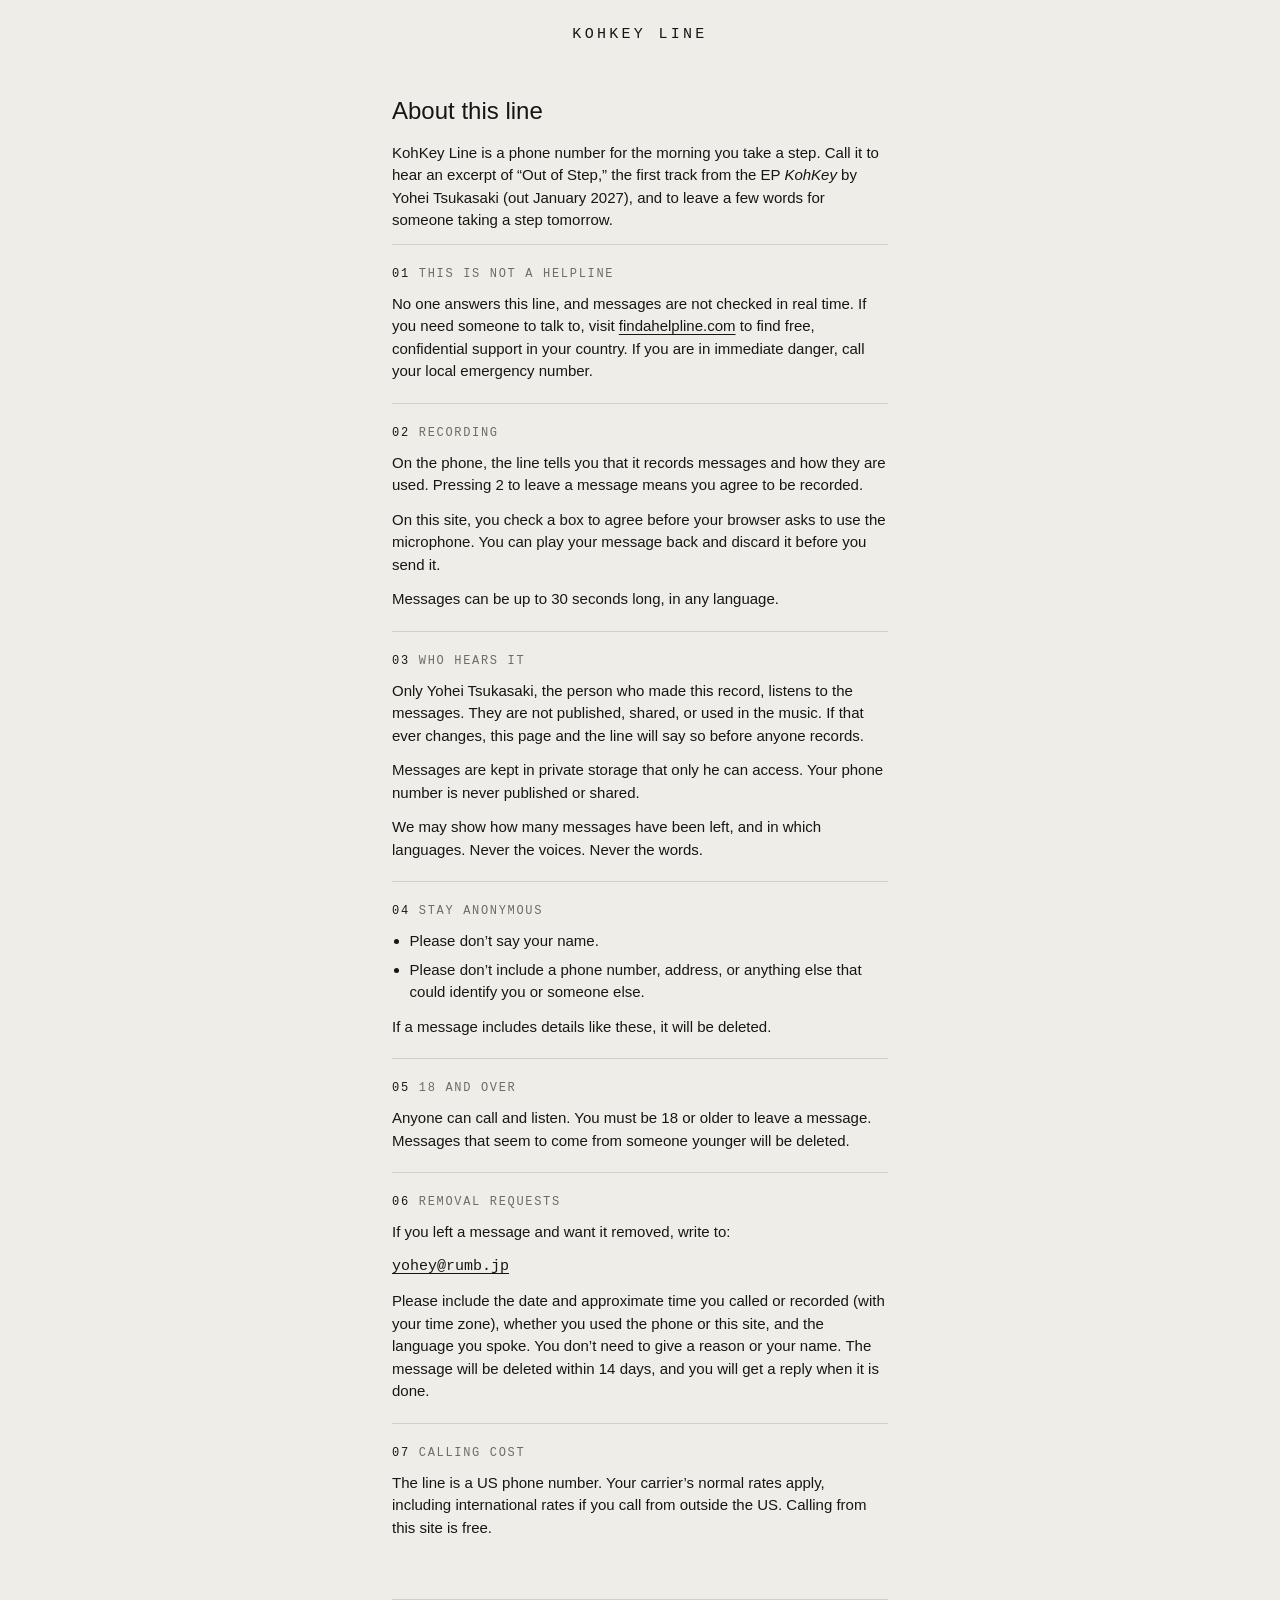
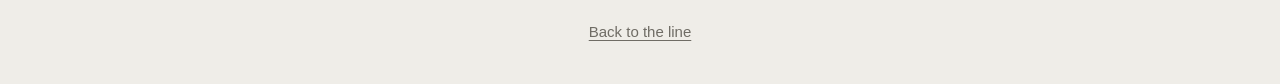
<file: line/about.html>
<!doctype html>
<html lang="en">
<head>
  <meta charset="utf-8">
  <meta name="viewport" content="width=device-width, initial-scale=1, viewport-fit=cover">
  <title>About KohKey Line</title>
  <meta name="description" content="How KohKey Line works, what happens to your message, and how to ask for it to be removed.">
  <meta name="theme-color" content="#efede8" media="(prefers-color-scheme: light)">
  <meta name="theme-color" content="#111110" media="(prefers-color-scheme: dark)">
  <link rel="stylesheet" href="style.css">
  <style>
    /* このページだけの形。色と書体は style.css の :root を使う */
    .about { max-width: 34rem; margin: 0 auto; padding: max(1.5rem, env(safe-area-inset-top)) 1.5rem max(2.5rem, env(safe-area-inset-bottom)); }
    .about .head { margin-bottom: 3rem; }
    .about h1 { margin: 0 0 1rem; font-size: 1.5rem; font-weight: 400; line-height: 1.3; }
    .lede { margin: 0 0 2.5rem; font-size: 1.0625rem; }
    .about section { padding: 1.25rem 0; border-top: 1px solid var(--rule); }
    .about h2 { margin: 0 0 0.625rem; font-family: var(--font-mono); font-size: 0.75rem; font-weight: 400; letter-spacing: 0.14em; text-transform: uppercase; color: var(--muted); font-variant-numeric: tabular-nums; }
    .about h2 span { color: var(--ink); margin-right: 0.75em; }
    .about p, .about ul { margin: 0 0 0.75rem; font-size: 0.9375rem; }
    .about ul { padding-left: 1.1rem; }
    .about li { margin-bottom: 0.375rem; }
    .about p:last-child, .about ul:last-child { margin-bottom: 0; }
    .contact { font-family: var(--font-mono); font-size: 0.875rem; }
    .about .foot { margin-top: 2.5rem; padding-top: 1.25rem; border-top: 1px solid var(--rule); }
  </style>
</head>
<body>
  <div class="about">

    <header class="head">
      <p class="brand"><a href="index.html" style="text-decoration:none">KohKey Line</a></p>
    </header>

    <main>
      <h1>About this line</h1>
      <p class="lede">KohKey Line is a phone number for the morning you take a step. Call it to hear an excerpt of &ldquo;Out of Step,&rdquo; the first track from the EP <i>KohKey</i> by Yohei Tsukasaki (out January 2027), and to leave a few words for someone taking a step tomorrow.</p>

      <section>
        <h2><span>01</span>This is not a helpline</h2>
        <p>No one answers this line, and messages are not checked in real time. If you need someone to talk to, visit <a href="https://findahelpline.com" target="_blank" rel="noopener">findahelpline.com</a> to find free, confidential support in your country. If you are in immediate danger, call your local emergency number.</p>
      </section>

      <section>
        <h2><span>02</span>Recording</h2>
        <p>On the phone, the line tells you that it records messages and how they are used. Pressing 2 to leave a message means you agree to be recorded.</p>
        <p>On this site, you check a box to agree before your browser asks to use the microphone. You can play your message back and discard it before you send it.</p>
        <p>Messages can be up to 30 seconds long, in any language.</p>
      </section>

      <section>
        <h2><span>03</span>Who hears it</h2>
        <p>Only Yohei Tsukasaki, the person who made this record, listens to the messages. They are not published, shared, or used in the music. If that ever changes, this page and the line will say so before anyone records.</p>
        <p>Messages are kept in private storage that only he can access. Your phone number is never published or shared.</p>
        <p>We may show how many messages have been left, and in which languages. Never the voices. Never the words.</p>
      </section>

      <section>
        <h2><span>04</span>Stay anonymous</h2>
        <ul>
          <li>Please don&rsquo;t say your name.</li>
          <li>Please don&rsquo;t include a phone number, address, or anything else that could identify you or someone else.</li>
        </ul>
        <p>If a message includes details like these, it will be deleted.</p>
      </section>

      <section>
        <h2><span>05</span>18 and over</h2>
        <p>Anyone can call and listen. You must be 18 or older to leave a message. Messages that seem to come from someone younger will be deleted.</p>
      </section>

      <section>
        <h2><span>06</span>Removal requests</h2>
        <p>If you left a message and want it removed, write to:</p>
        <p class="contact"><a href="mailto:yohey@rumb.jp">yohey@rumb.jp</a></p>
        <p>Please include the date and approximate time you called or recorded (with your time zone), whether you used the phone or this site, and the language you spoke. You don&rsquo;t need to give a reason or your name. The message will be deleted within 14 days, and you will get a reply when it is done.</p>
      </section>

      <section>
        <h2><span>07</span>Calling cost</h2>
        <p>The line is a US phone number. Your carrier&rsquo;s normal rates apply, including international rates if you call from outside the US. Calling from this site is free.</p>
      </section>
    </main>

    <footer class="foot">
      <p><a href="index.html">Back to the line</a></p>
    </footer>

  </div>
</body>
</html>
</file>
<file: line/style.css>
/* KohKey Line
   色と書体は、下の :root だけを書き換えれば全体が変わる。 */
:root {
  --paper: #efede8;   /* 地の色 */
  --ink: #161615;     /* 文字と線 */
  --muted: #6f6c65;   /* 小さな文字 */
  --rule: #d3d0c8;    /* 細い罫線 */
  --live: #c4432b;    /* 録音中の印 */

  --font-text: "Helvetica Neue", Helvetica, Arial, system-ui, sans-serif;
  --font-mono: ui-monospace, "SF Mono", SFMono-Regular, Menlo, Consolas, monospace;
}

@media (prefers-color-scheme: dark) {
  :root {
    --paper: #111110;
    --ink: #e9e6df;
    --muted: #8f8b83;
    --rule: #2f2e2b;
    --live: #e0604a;
  }
}

* { box-sizing: border-box; }

html { -webkit-text-size-adjust: 100%; }

body {
  margin: 0;
  background: var(--paper);
  color: var(--ink);
  font-family: var(--font-text);
  font-size: 16px;
  line-height: 1.5;
  -webkit-font-smoothing: antialiased;
}

a { color: inherit; text-underline-offset: 0.2em; text-decoration-thickness: 1px; }

button { font: inherit; color: inherit; -webkit-tap-highlight-color: transparent; }

[hidden] { display: none !important; }

:focus-visible { outline: 1px solid var(--ink); outline-offset: 4px; }

/* ---------- 全体の枠 ---------- */

.line {
  min-height: 100vh;
  min-height: 100dvh;
  max-width: 24rem;
  margin: 0 auto;
  padding: max(1.5rem, env(safe-area-inset-top)) 1.5rem max(1.5rem, env(safe-area-inset-bottom));
  display: grid;
  grid-template-rows: auto 1fr auto;
  gap: 2rem;
}

.head { text-align: center; }

.brand {
  margin: 0;
  font-family: var(--font-mono);
  font-size: 0.75rem;
  letter-spacing: 0.22em;
  text-transform: uppercase;
}
.brand img { height: 1.5rem; width: auto; vertical-align: middle; }

.body {
  display: flex;
  flex-direction: column;
  align-items: center;
  justify-content: flex-start;
  padding-top: clamp(1.5rem, 13vh, 8rem); /* 番号の位置を、どの場面でも同じ高さに保つ */
  text-align: center;
}
[data-state="notice"] .body { padding-top: 0; }
[data-state="notice"] .progress,
[data-state="notice"] .foot p:first-child { display: none; } /* 注意書きの中に同じ案内がある */

/* ---------- 番号と状態 ---------- */

.number {
  margin: 0;
  font-family: var(--font-mono);
  font-size: clamp(1.375rem, 7vw, 1.875rem);
  letter-spacing: 0.03em;
  white-space: nowrap;
  font-variant-numeric: tabular-nums;
}

.assure {
  margin: 0.75rem 0 0;
  max-width: 24rem;
  font-size: 0.9375rem;
  line-height: 1.45;
}

.status {
  margin: 0.875rem 0 0;
  display: inline-flex;
  align-items: center;
  gap: 0.6em;
  font-family: var(--font-mono);
  font-size: 0.75rem;
  letter-spacing: 0.14em;
  text-transform: uppercase;
  color: var(--muted);
  font-variant-numeric: tabular-nums;
}

.dot {
  width: 0.5rem;
  height: 0.5rem;
  border-radius: 50%;
  border: 1px solid var(--muted);
  transform: scale(calc(1 + var(--level, 0)));
}
[data-state="ringing"] .dot { background: var(--muted); animation: blink 1s steps(2, start) infinite; }
[data-state="call"] .dot,
[data-state="closing"] .dot,
[data-state="notice"] .dot,
[data-state="review"] .dot,
[data-state="sending"] .dot { background: var(--ink); border-color: var(--ink); }
[data-state="recording"] .dot { background: var(--live); border-color: var(--live); }
[data-state="recording"] .status { color: var(--ink); }

@keyframes blink { to { visibility: hidden; } }

.progress {
  width: 100%;
  height: 1px;
  margin: 1.5rem 0 0;
  background: var(--rule);
  overflow: hidden;
}
.progress span {
  display: block;
  height: 100%;
  background: var(--ink);
  transform-origin: left center;
  transform: scaleX(0);
}
[data-state="recording"] .progress span { background: var(--live); }

.caption {
  margin: 1.25rem 0 0;
  min-height: 4.5em;
  max-width: 20rem;
  font-size: 1.0625rem;
  line-height: 1.5;
  text-wrap: balance;
}
[data-state="idle"] .caption { color: var(--muted); }
[data-state="notice"] .caption { display: none; }

/* ---------- 入れ替わる部分 ---------- */

.panel {
  width: 100%;
  margin-top: 1.5rem;
  display: flex;
  flex-direction: column;
  align-items: center;
  gap: 1.25rem;
}

.hint {
  margin: 0;
  font-size: 0.8125rem;
  color: var(--muted);
}

/* 丸いボタン（かける・切る） */
.round {
  width: 5.5rem;
  height: 5.5rem;
  border-radius: 50%;
  border: 1px solid var(--ink);
  background: transparent;
  font-family: var(--font-mono);
  font-size: 0.75rem;
  letter-spacing: 0.14em;
  text-transform: uppercase;
  cursor: pointer;
  transition: opacity 0.15s;
}
.round--fill { background: var(--ink); color: var(--paper); }
.round:active { opacity: 0.6; }

/* 番号キー */
.keys { display: flex; gap: 2.5rem; justify-content: center; }

.key {
  width: 5.5rem;
  padding: 0;
  border: 0;
  background: none;
  display: flex;
  flex-direction: column;
  align-items: center;
  gap: 0.625rem;
  cursor: pointer;
}
.key__digit {
  width: 4.5rem;
  height: 4.5rem;
  border-radius: 50%;
  border: 1px solid var(--ink);
  display: grid;
  place-items: center;
  font-family: var(--font-mono);
  font-size: 1.5rem;
  transition: background-color 0.15s, color 0.15s;
}
.key__label {
  font-family: var(--font-mono);
  font-size: 0.6875rem;
  letter-spacing: 0.12em;
  text-transform: uppercase;
  color: var(--muted);
  white-space: nowrap;
}
.key:active .key__digit,
.key[aria-pressed="true"] .key__digit { background: var(--ink); color: var(--paper); }
.key:disabled { opacity: 0.3; cursor: default; }

/* 注意書きと聴き直し */
.panel--sheet { align-items: stretch; text-align: left; gap: 0.875rem; }

.sheet__title {
  margin: 0;
  font-family: var(--font-mono);
  font-size: 0.75rem;
  font-weight: 400;
  letter-spacing: 0.14em;
  text-transform: uppercase;
  color: var(--muted);
}

.rules {
  margin: 0;
  padding: 0;
  list-style: none;
  border-top: 1px solid var(--rule);
  font-size: 0.9375rem;
}
.rules li { padding: 0.625rem 0; border-bottom: 1px solid var(--rule); }

.agree {
  display: flex;
  align-items: flex-start;
  gap: 0.75rem;
  padding: 0.375rem 0;
  font-size: 0.9375rem;
  cursor: pointer;
}
.agree input {
  appearance: none;
  -webkit-appearance: none;
  flex: none;
  width: 1.25rem;
  height: 1.25rem;
  margin: 0.1rem 0 0;
  border: 1px solid var(--ink);
  border-radius: 0;
  background: transparent;
  cursor: pointer;
}
.agree input:checked { background: var(--ink); box-shadow: inset 0 0 0 3px var(--paper); }

.bar {
  width: 100%;
  min-height: 3rem;
  padding: 0.75rem 1rem;
  border: 1px solid var(--ink);
  border-radius: 999px;
  background: transparent;
  font-family: var(--font-mono);
  font-size: 0.75rem;
  letter-spacing: 0.14em;
  text-transform: uppercase;
  cursor: pointer;
  transition: opacity 0.15s;
}
.bar--fill { background: var(--ink); color: var(--paper); }
.bar--text { border-color: transparent; color: var(--muted); }
.bar:active { opacity: 0.6; }
.bar:disabled { opacity: 0.3; cursor: default; }

.alert { margin: 0; font-size: 0.875rem; color: var(--live); }

.panel--sheet .hint { text-align: center; }

.endnote { margin: 0; font-size: 0.9375rem; }

/* ---------- 下の注記 ---------- */

.foot {
  text-align: center;
  font-size: 0.75rem;
  line-height: 1.6;
  color: var(--muted);
}
.foot p { margin: 0 0 0.375rem; }
.ledger { margin: 0 0 0.75rem; }
.ledger summary { cursor: pointer; font-family: var(--font-mono); font-size: 0.6875rem; letter-spacing: 0.08em; text-transform: uppercase; }
.ledger ol { list-style: none; margin: 0.5rem 0 0; padding: 0; font-family: var(--font-mono); font-size: 0.75rem; }
.ledger li { margin: 0 0 0.25rem; }
.tag { font-family: var(--font-mono); letter-spacing: 0.08em; text-transform: uppercase; font-size: 0.6875rem; }

@media (prefers-reduced-motion: reduce) {
  * { animation: none !important; transition: none !important; }
}
</file>
